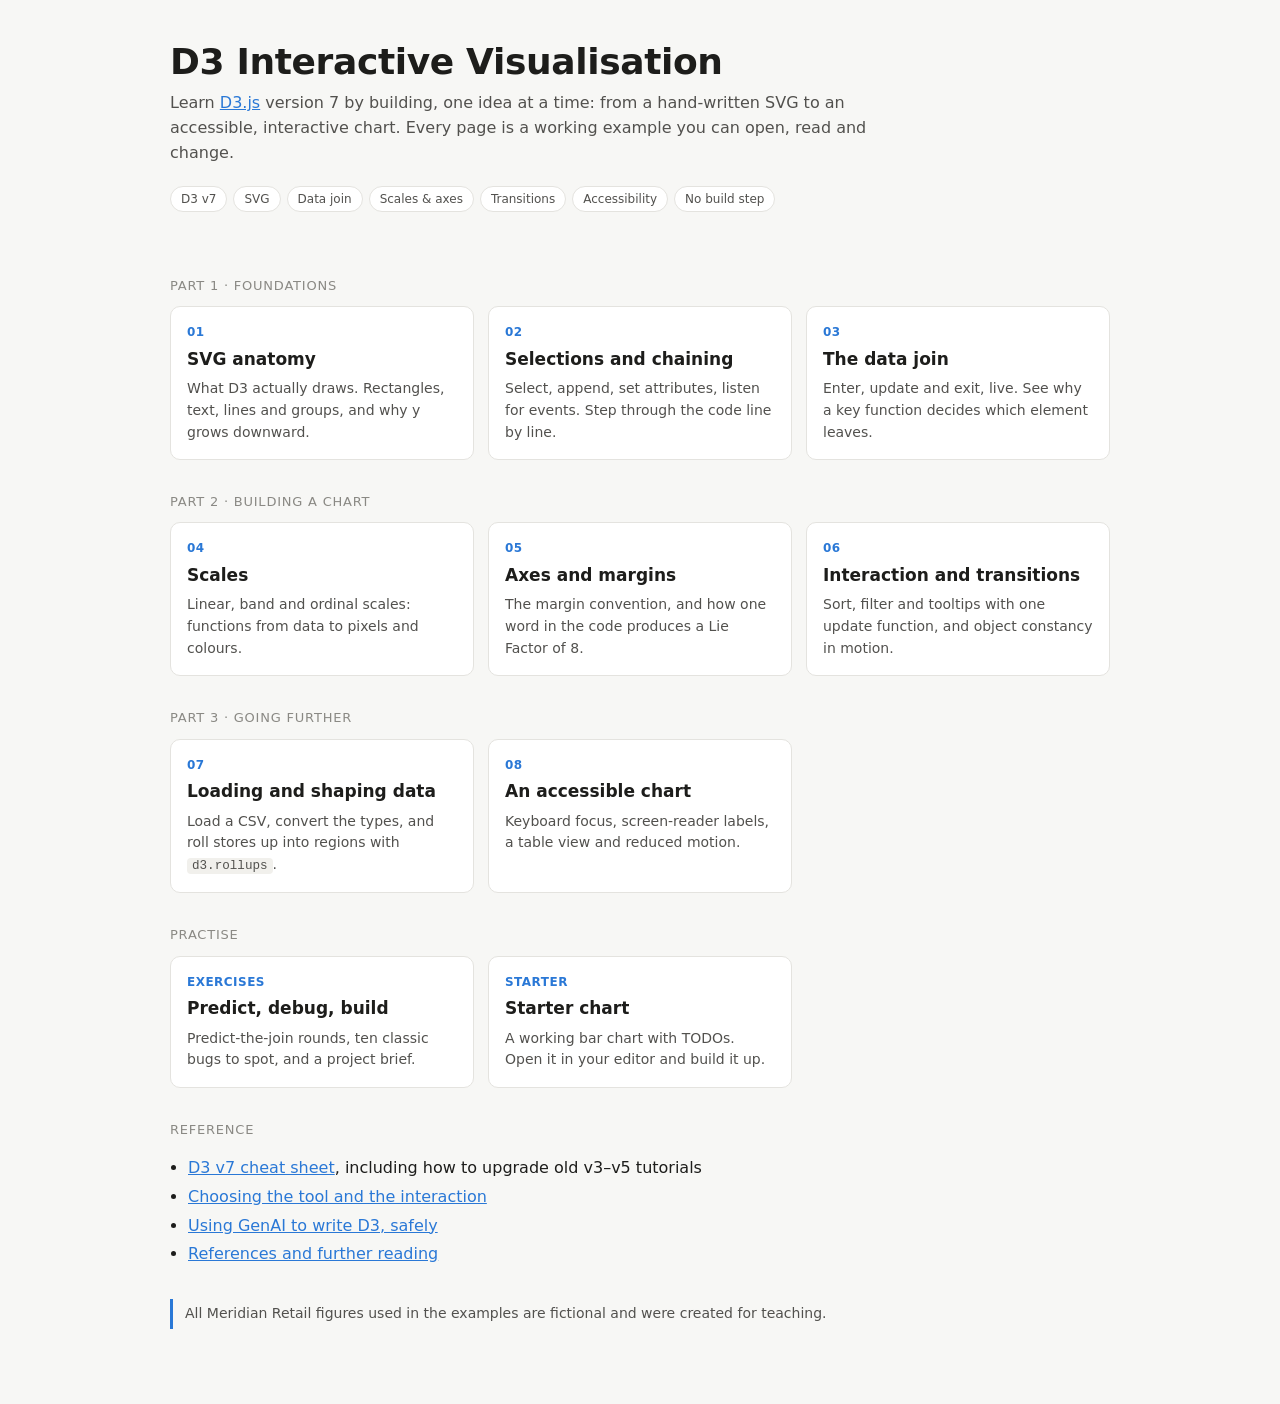
<file: index.html>
<!DOCTYPE html>
<html lang="en">
<head>
  <meta charset="utf-8">
  <meta name="viewport" content="width=device-width, initial-scale=1">
  <title>D3 Interactive Visualisation</title>
  <meta name="description" content="Learn D3.js v7 step by step: SVG, selections, the data join, scales, axes, interaction, data loading and accessibility.">
  <link rel="stylesheet" href="assets/style.css">
  <style>
    .hero { padding: 12px 0 8px; }
    .hero h1 { font-size: 36px; }
    .tags { display: flex; flex-wrap: wrap; gap: 6px; margin: 0 0 24px; }
    .tag { font-size: 12px; border: 1px solid var(--line); border-radius: 999px; padding: 3px 10px; color: var(--ink-2); background: var(--surface); }
    .cards { display: grid; grid-template-columns: repeat(auto-fill, minmax(280px, 1fr)); gap: 14px; }
    a.ex { display: block; text-decoration: none; color: inherit; background: var(--surface); border: 1px solid var(--line); border-radius: var(--radius); padding: 16px; transition: border-color 120ms, transform 120ms; }
    a.ex:hover { border-color: var(--accent); transform: translateY(-1px); }
    a.ex .num { font-size: 12px; font-weight: 650; color: var(--accent); letter-spacing: 0.04em; }
    a.ex h3 { margin: 4px 0 6px; font-size: 17px; }
    a.ex p { margin: 0; font-size: 14px; color: var(--ink-2); }
    a.ex .part { font-size: 12px; color: var(--ink-3); margin-top: 10px; }
    .section-label { font-size: 13px; text-transform: uppercase; letter-spacing: 0.06em; color: var(--ink-3); margin: 32px 0 10px; }
    ul.links { padding-left: 18px; }
    ul.links li { margin: 4px 0; }
  </style>
</head>
<body>
<main class="page">
  <div class="hero">
    <h1>D3 Interactive Visualisation</h1>
    <p class="lead">Learn <a href="https://d3js.org">D3.js</a> version 7 by building, one idea at a time: from a hand-written SVG
      to an accessible, interactive chart. Every page is a working example you can open, read and change.</p>
    <div class="tags">
      <span class="tag">D3 v7</span><span class="tag">SVG</span><span class="tag">Data join</span>
      <span class="tag">Scales &amp; axes</span><span class="tag">Transitions</span><span class="tag">Accessibility</span>
      <span class="tag">No build step</span>
    </div>
  </div>

  <div class="section-label">Part 1 · Foundations</div>
  <div class="cards">
    <a class="ex" href="examples/01-svg-anatomy/"><div class="num">01</div><h3>SVG anatomy</h3>
      <p>What D3 actually draws. Rectangles, text, lines and groups, and why y grows downward.</p></a>
    <a class="ex" href="examples/02-selections/"><div class="num">02</div><h3>Selections and chaining</h3>
      <p>Select, append, set attributes, listen for events. Step through the code line by line.</p></a>
    <a class="ex" href="examples/03-data-join/"><div class="num">03</div><h3>The data join</h3>
      <p>Enter, update and exit, live. See why a key function decides which element leaves.</p></a>
  </div>

  <div class="section-label">Part 2 · Building a chart</div>
  <div class="cards">
    <a class="ex" href="examples/04-scales/"><div class="num">04</div><h3>Scales</h3>
      <p>Linear, band and ordinal scales: functions from data to pixels and colours.</p></a>
    <a class="ex" href="examples/05-axes-and-margins/"><div class="num">05</div><h3>Axes and margins</h3>
      <p>The margin convention, and how one word in the code produces a Lie Factor of 8.</p></a>
    <a class="ex" href="examples/06-interaction-and-transitions/"><div class="num">06</div><h3>Interaction and transitions</h3>
      <p>Sort, filter and tooltips with one update function, and object constancy in motion.</p></a>
  </div>

  <div class="section-label">Part 3 · Going further</div>
  <div class="cards">
    <a class="ex" href="examples/07-loading-data/"><div class="num">07</div><h3>Loading and shaping data</h3>
      <p>Load a CSV, convert the types, and roll stores up into regions with <code>d3.rollups</code>.</p></a>
    <a class="ex" href="examples/08-accessible-chart/"><div class="num">08</div><h3>An accessible chart</h3>
      <p>Keyboard focus, screen-reader labels, a table view and reduced motion.</p></a>
  </div>

  <div class="section-label" id="exercises">Practise</div>
  <div class="cards">
    <a class="ex" href="exercises/README.md"><div class="num">EXERCISES</div><h3>Predict, debug, build</h3>
      <p>Predict-the-join rounds, ten classic bugs to spot, and a project brief.</p></a>
    <a class="ex" href="exercises/starter.html"><div class="num">STARTER</div><h3>Starter chart</h3>
      <p>A working bar chart with TODOs. Open it in your editor and build it up.</p></a>
  </div>

  <div class="section-label">Reference</div>
  <ul class="links">
    <li><a href="docs/d3-cheatsheet.md">D3 v7 cheat sheet</a>, including how to upgrade old v3–v5 tutorials</li>
    <li><a href="docs/choosing-tools-and-interactions.md">Choosing the tool and the interaction</a></li>
    <li><a href="docs/genai-and-d3.md">Using GenAI to write D3, safely</a></li>
    <li><a href="docs/references.md">References and further reading</a></li>
  </ul>

  <p class="note" style="margin-top:32px">All Meridian Retail figures used in the examples are fictional and were created for teaching.</p>
</main>
<script>
  // On GitHub Pages, Markdown files are published as HTML pages, so point the links there.
  if (location.hostname.endsWith("github.io")) {
    document.querySelectorAll('a[href$=".md"]').forEach((a) => {
      const href = a.getAttribute("href");
      a.setAttribute("href", href.endsWith("README.md") ? href.replace("README.md", "") : href.replace(/\.md$/, ".html"));
    });
  }
</script>
</body>
</html>
</file>
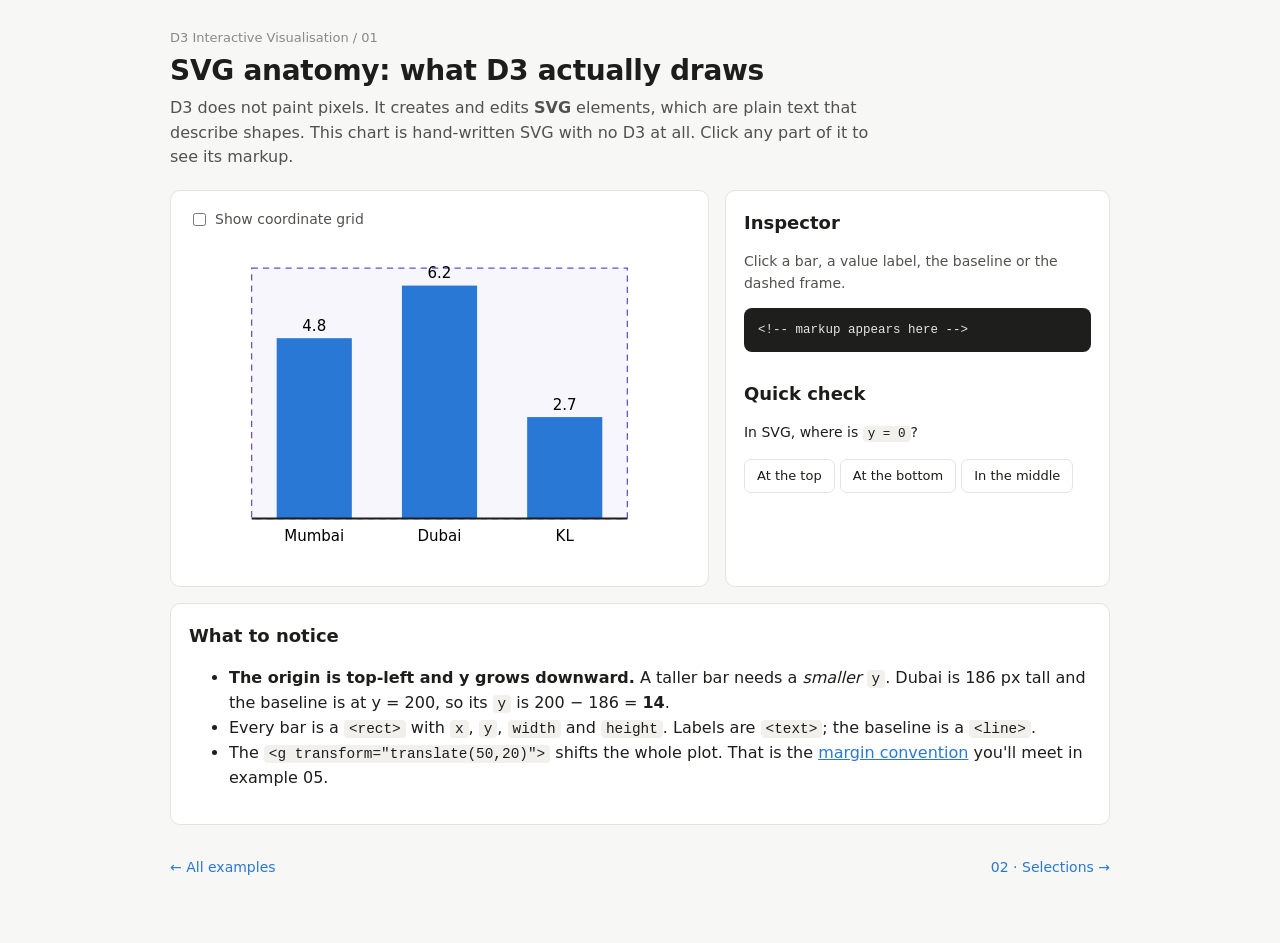
<file: examples/01-svg-anatomy/index.html>
<!DOCTYPE html>
<html lang="en">
<head>
  <meta charset="utf-8">
  <meta name="viewport" content="width=device-width, initial-scale=1">
  <title>01 · SVG anatomy · D3 Interactive Visualisation</title>
  <link rel="stylesheet" href="../../assets/style.css">
  <style>
    #anatomy rect.bar, #anatomy text.val, #anatomy line.baseline, #anatomy rect.frame { cursor: pointer; }
    #anatomy .selected { outline: none; stroke: #1d1d1b; stroke-width: 2; }
    #anatomy rect.frame { fill: rgba(98, 80, 214, 0.05); stroke: #6250d6; stroke-dasharray: 5 4; }
    #grid line { stroke: #c9c8c2; stroke-width: 0.6; }
    #grid text { fill: #8a8984; font-size: 9px; }
  </style>
</head>
<body>
<main class="page">
  <div class="crumb"><a href="../../index.html">D3 Interactive Visualisation</a> / 01</div>
  <h1>SVG anatomy: what D3 actually draws</h1>
  <p class="lead">D3 does not paint pixels. It creates and edits <b>SVG</b> elements, which are plain text that
    describe shapes. This chart is hand-written SVG with no D3 at all. Click any part of it to see its markup.</p>

  <div class="grid-2">
    <div class="card">
      <div class="controls">
        <label><input type="checkbox" id="show-grid"> Show coordinate grid</label>
      </div>
      <div class="chart">
        <svg id="anatomy" viewBox="0 0 400 260" role="img" aria-labelledby="anatomy-title">
          <title id="anatomy-title">Revenue for Mumbai, Dubai and KL, in $M</title>
          <g id="grid" style="display:none"></g>
          <!-- A <g> (group) moves everything inside it together: this is the margin convention in miniature -->
          <g id="plot" transform="translate(50,20)">
            <rect class="frame" x="0" y="0" width="300" height="200"></rect>
            <rect class="bar" x="20"  y="56"  width="60" height="144" fill="#2a78d6" data-name="Mumbai"></rect>
            <rect class="bar" x="120" y="14"  width="60" height="186" fill="#2a78d6" data-name="Dubai"></rect>
            <rect class="bar" x="220" y="119" width="60" height="81"  fill="#2a78d6" data-name="KL"></rect>
            <text class="val" x="50"  y="50"  text-anchor="middle" font-size="12">4.8</text>
            <text class="val" x="150" y="8"   text-anchor="middle" font-size="12">6.2</text>
            <text class="val" x="250" y="113" text-anchor="middle" font-size="12">2.7</text>
            <line class="baseline" x1="0" x2="300" y1="200" y2="200" stroke="#1d1d1b" stroke-width="1.5"></line>
            <text x="50"  y="218" text-anchor="middle" font-size="12">Mumbai</text>
            <text x="150" y="218" text-anchor="middle" font-size="12">Dubai</text>
            <text x="250" y="218" text-anchor="middle" font-size="12">KL</text>
          </g>
        </svg>
      </div>
    </div>

    <div class="card">
      <h2 style="margin-top:0">Inspector</h2>
      <p id="inspector-help" style="font-size:14px;color:var(--ink-2)">Click a bar, a value label, the baseline or the dashed frame.</p>
      <pre class="code" id="inspector">&lt;!-- markup appears here --&gt;</pre>
      <p id="inspector-explain" style="font-size:14px"></p>

      <h2>Quick check</h2>
      <p style="font-size:14px">In SVG, where is <code>y = 0</code>?</p>
      <div class="group">
        <button data-answer="top">At the top</button>
        <button data-answer="bottom">At the bottom</button>
        <button data-answer="middle">In the middle</button>
      </div>
      <p id="check-feedback" style="font-size:14px"></p>
    </div>
  </div>

  <div class="card">
    <h2 style="margin-top:0">What to notice</h2>
    <ul>
      <li><b>The origin is top-left and y grows downward.</b> A taller bar needs a <i>smaller</i> <code>y</code>.
        Dubai is 186 px tall and the baseline is at y = 200, so its <code>y</code> is 200 − 186 = <b>14</b>.</li>
      <li>Every bar is a <code>&lt;rect&gt;</code> with <code>x</code>, <code>y</code>, <code>width</code> and <code>height</code>.
        Labels are <code>&lt;text&gt;</code>; the baseline is a <code>&lt;line&gt;</code>.</li>
      <li>The <code>&lt;g transform="translate(50,20)"&gt;</code> shifts the whole plot. That is the
        <a href="../05-axes-and-margins/">margin convention</a> you'll meet in example 05.</li>
    </ul>
  </div>

  <nav class="pager"><a href="../../index.html">← All examples</a><a href="../02-selections/">02 · Selections →</a></nav>
</main>
<script src="chart.js"></script>
</body>
</html>
</file>
<file: assets/style.css>
/* Shared styles for every example page. Plain CSS, no build step. */
:root {
  --bg: #f7f7f5;
  --surface: #ffffff;
  --ink: #1d1d1b;
  --ink-2: #52514e;
  --ink-3: #8a8984;
  --line: #e4e3df;
  --accent: #2a78d6;
  --code-bg: #f1f0ec;
  --radius: 10px;
  font-family: system-ui, -apple-system, "Segoe UI", Roboto, sans-serif;
  color: var(--ink);
  background: var(--bg);
}

* { box-sizing: border-box; }
body { margin: 0; line-height: 1.55; }
a { color: var(--accent); }

.page { max-width: 980px; margin: 0 auto; padding: 28px 20px 64px; }

.crumb { font-size: 13px; color: var(--ink-3); margin-bottom: 6px; }
.crumb a { color: var(--ink-3); text-decoration: none; }
.crumb a:hover { color: var(--accent); }

h1 { font-size: 28px; line-height: 1.2; margin: 0 0 8px; letter-spacing: -0.01em; }
h2 { font-size: 18px; margin: 28px 0 8px; }
.lead { font-size: 16px; color: var(--ink-2); max-width: 70ch; margin: 0 0 20px; }

.card {
  background: var(--surface);
  border: 1px solid var(--line);
  border-radius: var(--radius);
  padding: 18px;
  margin-bottom: 16px;
}

.grid-2 { display: grid; grid-template-columns: 1.4fr 1fr; gap: 16px; }
@media (max-width: 760px) { .grid-2 { grid-template-columns: 1fr; } }

/* Controls sit in one row above the chart */
.controls { display: flex; flex-wrap: wrap; gap: 8px 14px; align-items: center; margin-bottom: 12px; font-size: 14px; }
.controls label { display: inline-flex; gap: 6px; align-items: center; color: var(--ink-2); }
.controls .group { display: inline-flex; gap: 4px; }

button {
  font: inherit; font-size: 13px;
  padding: 6px 12px;
  border: 1px solid var(--line);
  background: var(--surface);
  color: var(--ink);
  border-radius: 7px;
  cursor: pointer;
}
button:hover { border-color: var(--ink-3); }
button[aria-pressed="true"], button.active { background: var(--ink); color: #fff; border-color: var(--ink); }
button:focus-visible, select:focus-visible, input:focus-visible { outline: 2px solid var(--accent); outline-offset: 2px; }
select, input[type="number"] { font: inherit; font-size: 13px; padding: 5px 8px; border: 1px solid var(--line); border-radius: 7px; background: var(--surface); }
input[type="range"] { width: 140px; }

.chart svg { display: block; width: 100%; height: auto; overflow: visible; }
.axis text { fill: var(--ink-2); font-size: 11px; }
.axis path, .axis line { stroke: var(--ink-3); }
.gridline line { stroke: var(--line); }
.gridline path { display: none; }

pre, code { font-family: ui-monospace, "SF Mono", Menlo, Consolas, monospace; }
code { background: var(--code-bg); padding: 1px 5px; border-radius: 4px; font-size: 0.9em; }
pre.code {
  background: #1e1e1c; color: #e8e6df;
  border-radius: 8px; padding: 12px 14px;
  font-size: 12.5px; line-height: 1.6;
  overflow-x: auto; margin: 0;
}
pre.code .line { display: block; padding: 0 6px; margin: 0 -6px; border-radius: 3px; }
pre.code .line.done { color: #9b9a93; }
pre.code .line.current { background: rgba(42, 120, 214, 0.35); color: #fff; }

.note { font-size: 14px; color: var(--ink-2); border-left: 3px solid var(--accent); padding: 4px 12px; margin: 12px 0; }
.warn { font-size: 14px; color: #8a1f1f; background: #fdecec; border-radius: 7px; padding: 8px 12px; margin-top: 10px; }
.ok   { font-size: 14px; color: #0f5d0f; background: #e9f6e9; border-radius: 7px; padding: 8px 12px; margin-top: 10px; }

.stat-row { display: flex; gap: 10px; flex-wrap: wrap; margin-bottom: 12px; }
.stat { border: 1px solid var(--line); border-radius: 8px; padding: 8px 12px; min-width: 96px; background: var(--surface); }
.stat .label { font-size: 12px; color: var(--ink-3); }
.stat .value { font-size: 22px; font-weight: 650; font-variant-numeric: tabular-nums; }

.legend { display: flex; flex-wrap: wrap; gap: 6px 16px; font-size: 13px; color: var(--ink-2); margin: 4px 0 8px; }
.legend .swatch { display: inline-block; width: 12px; height: 12px; border-radius: 3px; margin-right: 6px; vertical-align: -1px; }

.tooltip {
  position: fixed; pointer-events: none; z-index: 10;
  background: var(--surface); color: var(--ink);
  border: 1px solid var(--line); border-radius: 8px;
  box-shadow: 0 4px 16px rgba(0, 0, 0, 0.10);
  padding: 8px 10px; font-size: 13px; line-height: 1.45;
  opacity: 0; transition: opacity 120ms;
}
.tooltip b { font-weight: 650; }
.tooltip .muted { color: var(--ink-3); }

.pager { display: flex; justify-content: space-between; margin-top: 32px; font-size: 14px; }
.pager a { text-decoration: none; }

table.data { border-collapse: collapse; font-size: 13px; width: 100%; font-variant-numeric: tabular-nums; }
table.data th, table.data td { border-bottom: 1px solid var(--line); padding: 6px 8px; text-align: left; }
table.data td.num, table.data th.num { text-align: right; }

.sr-only { position: absolute; width: 1px; height: 1px; padding: 0; margin: -1px; overflow: hidden; clip: rect(0, 0, 0, 0); border: 0; }

@media (prefers-reduced-motion: reduce) {
  * { transition: none !important; animation: none !important; }
}
</file>
